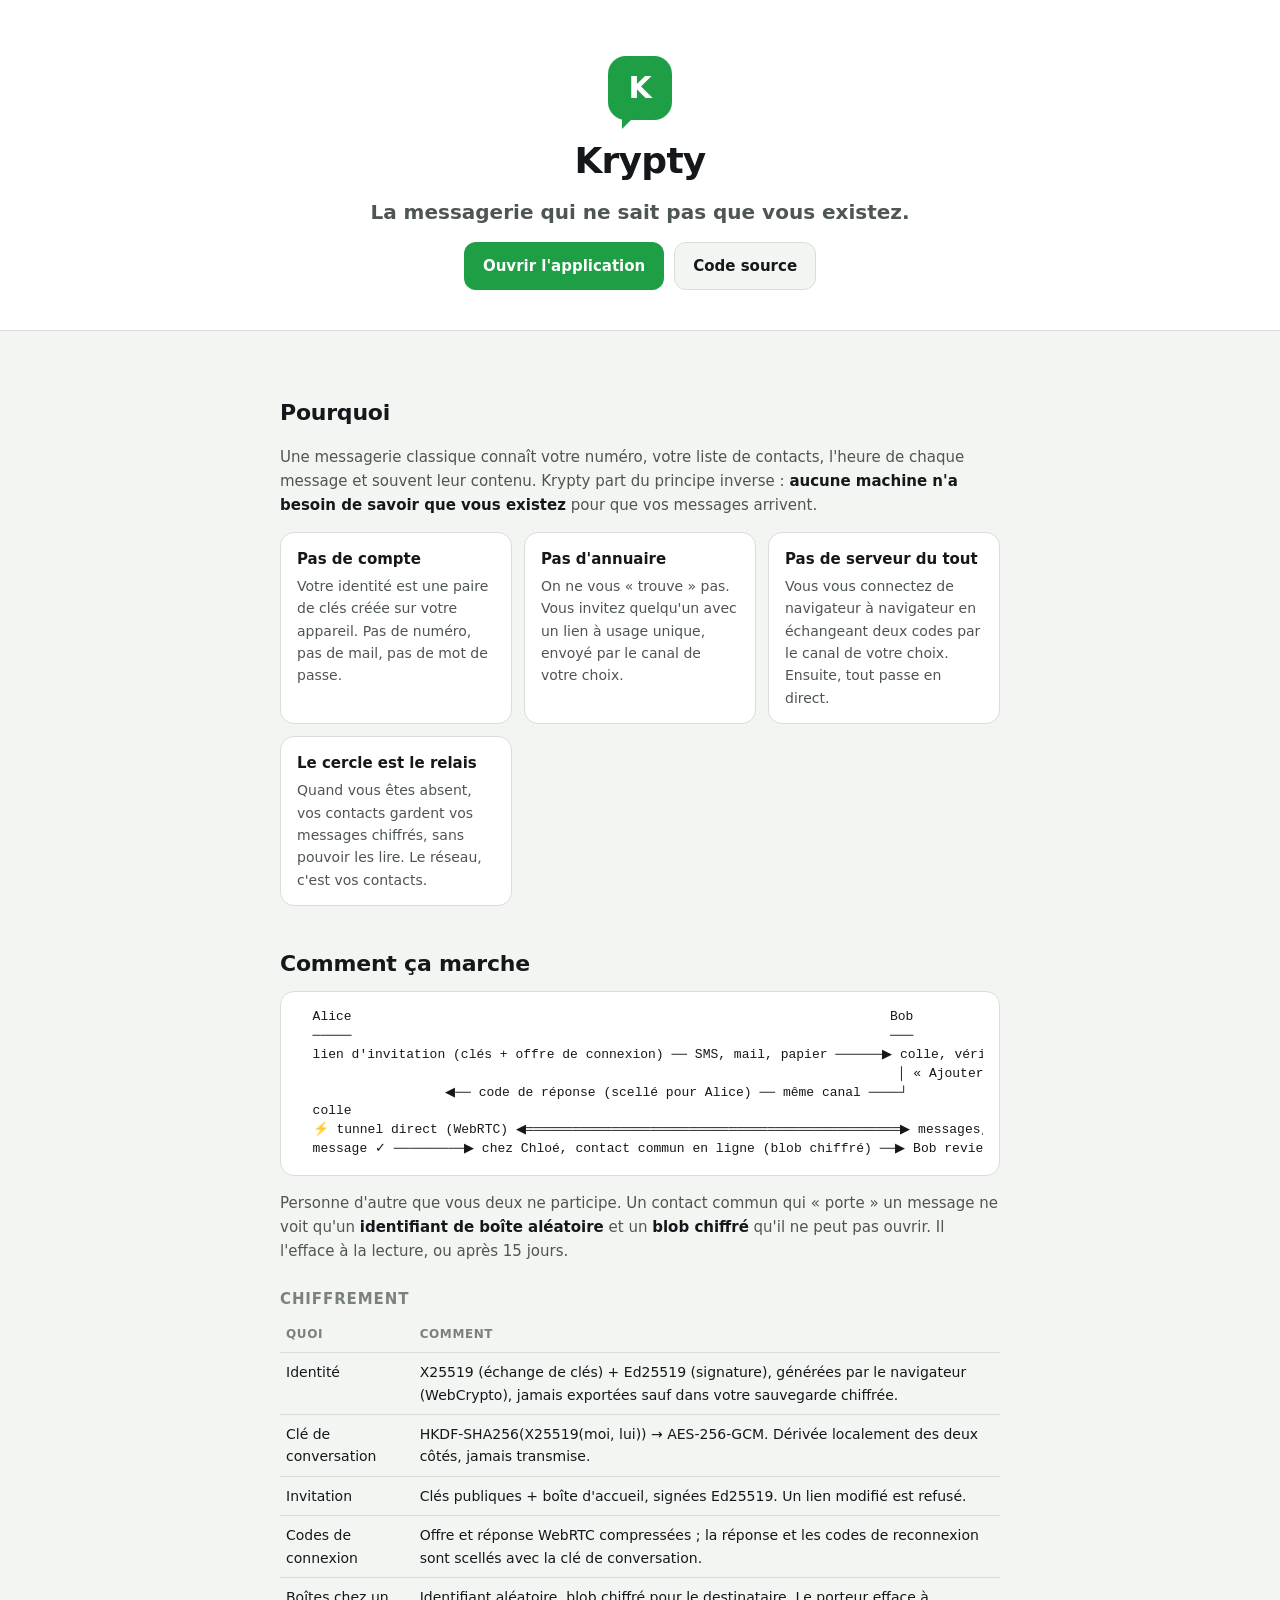
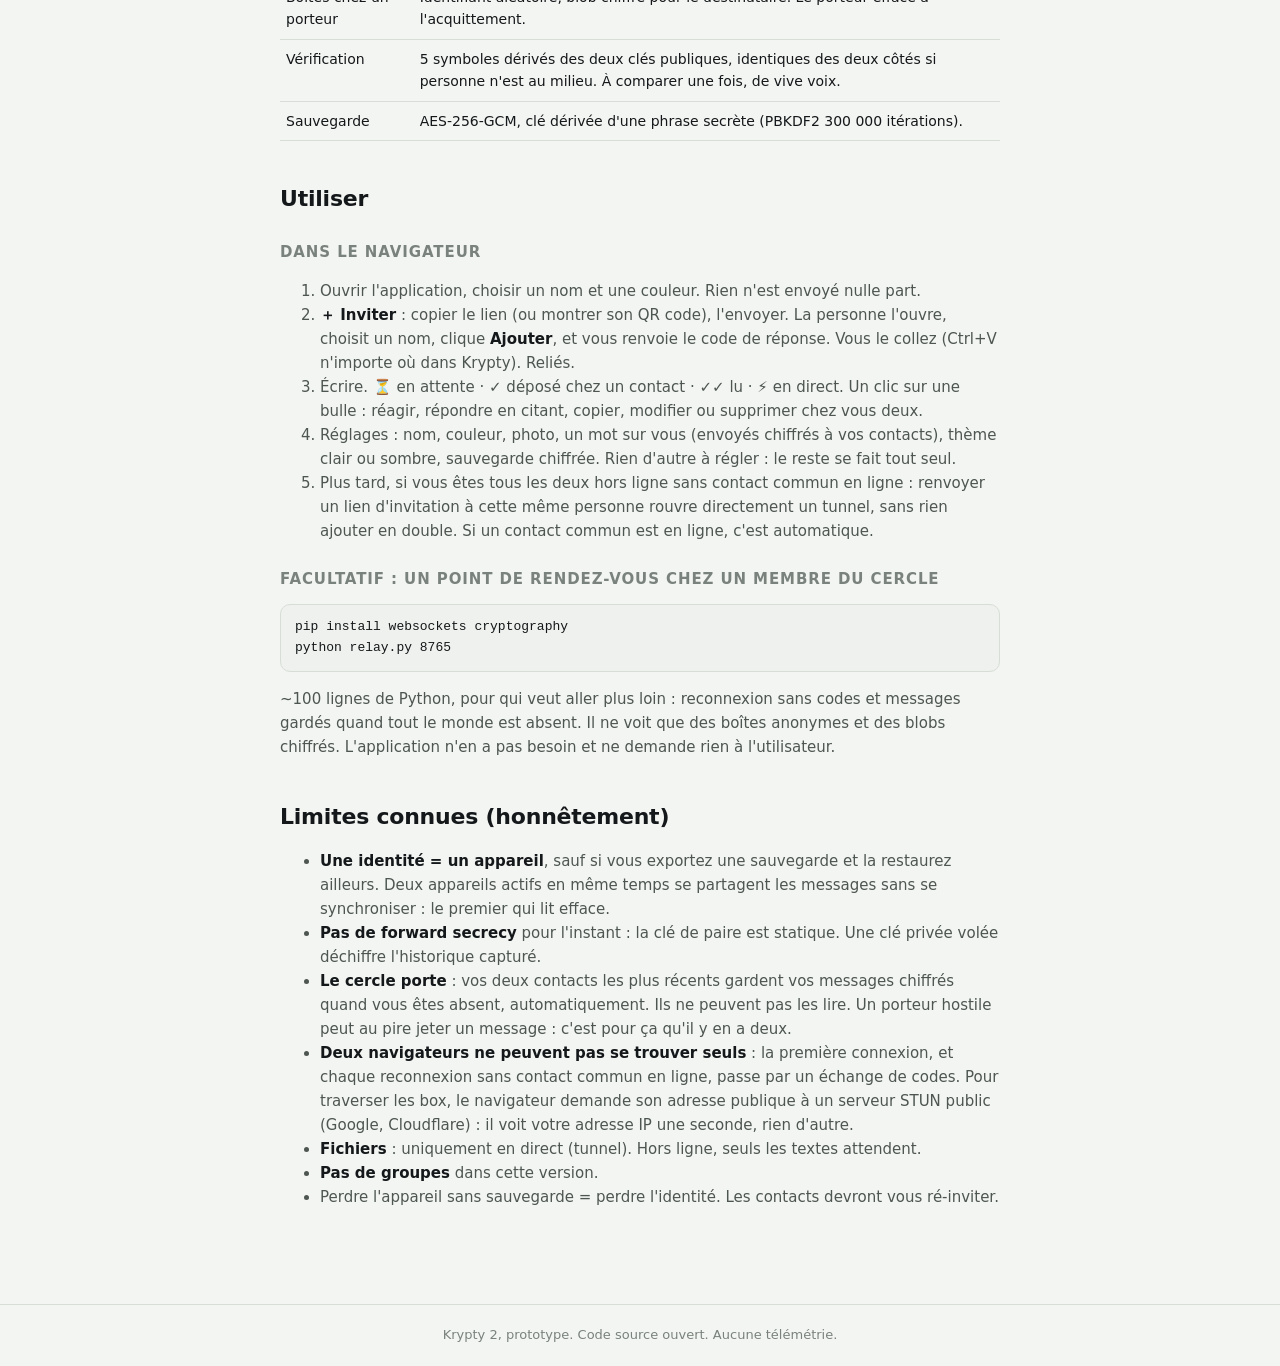
<file: index.html>
<!doctype html>
<html lang="fr"><head><meta charset="utf-8"><meta http-equiv="refresh" content="0; url=docs/"><title>Krypty</title></head>
<body><a href="docs/">Documentation Krypty</a> · <a href="web/">Ouvrir l'application</a></body></html>
</file>
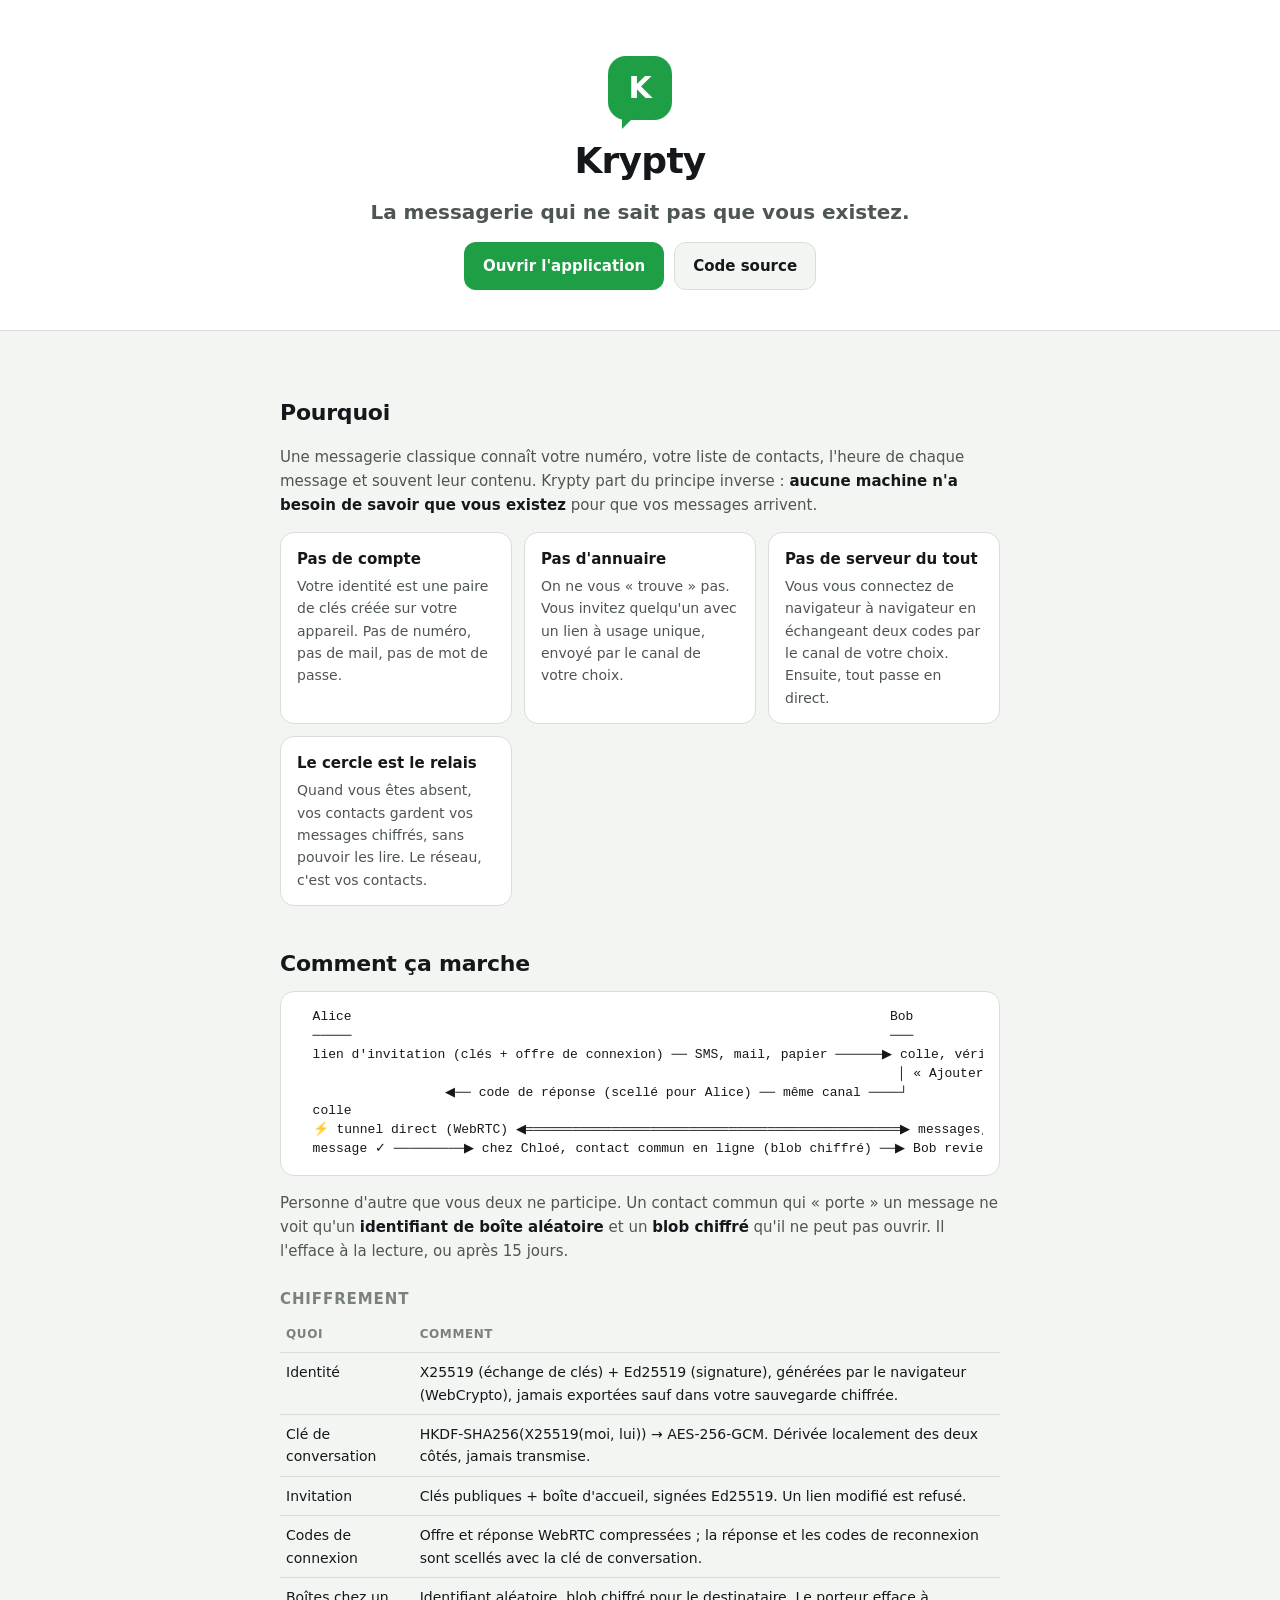
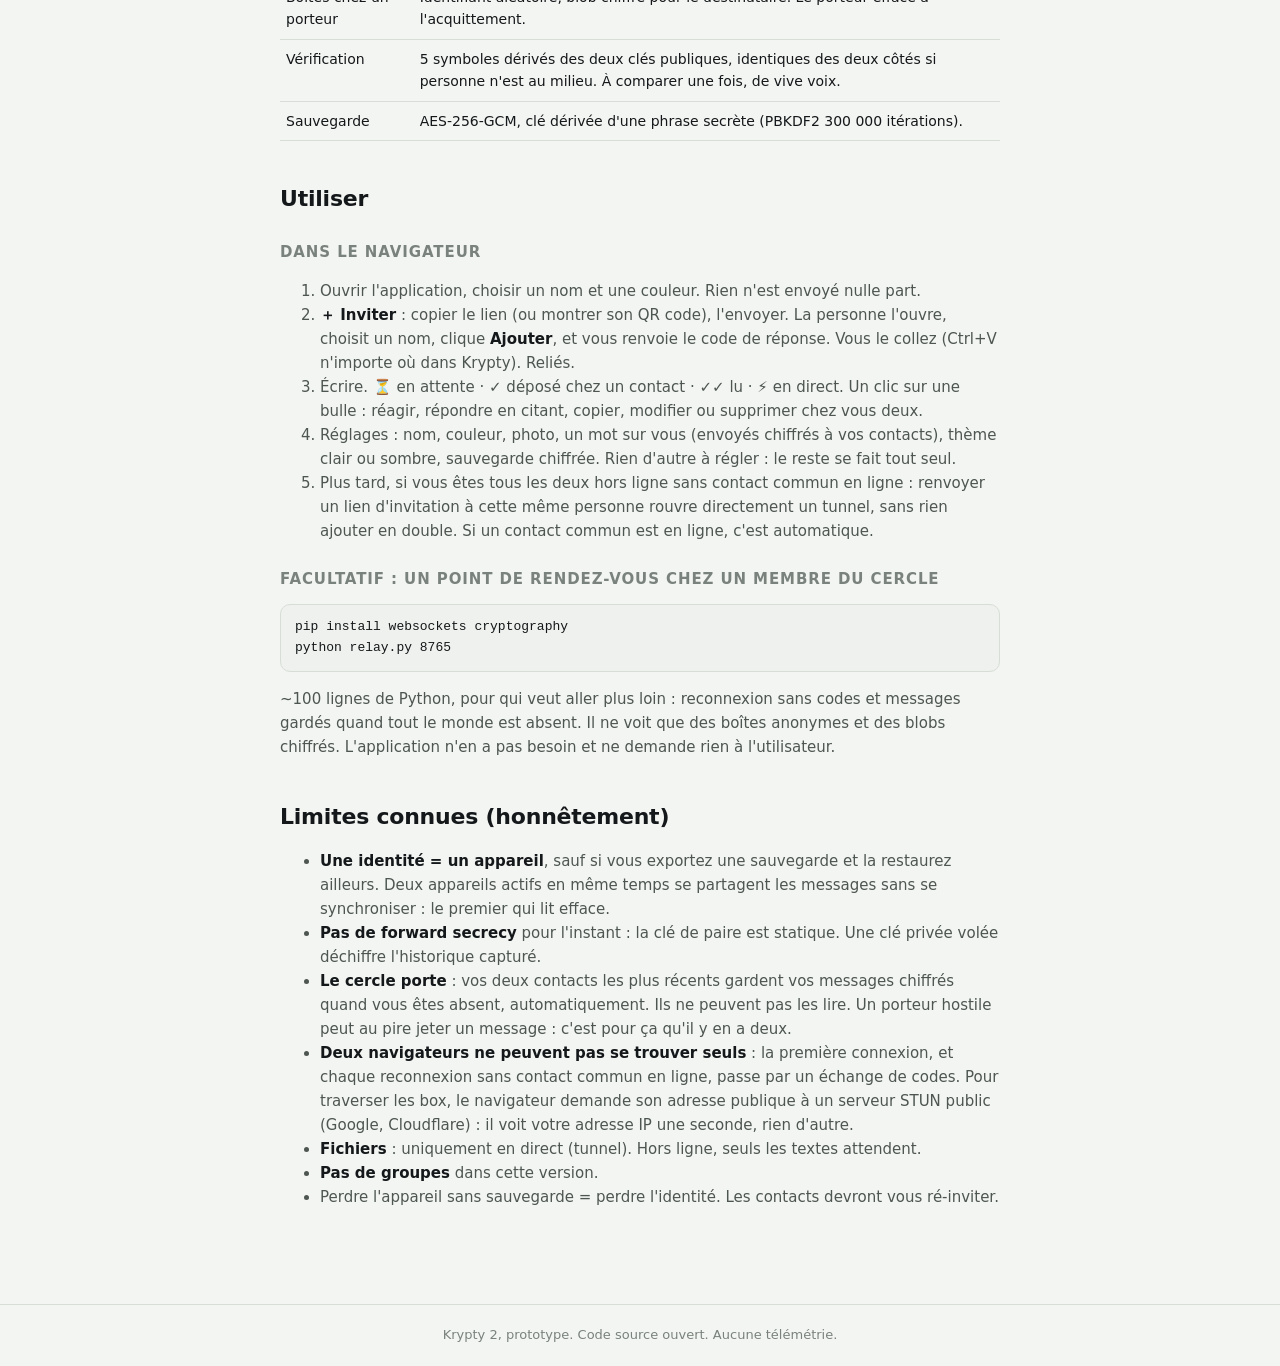
<file: docs/index.html>
<!doctype html>
<html lang="fr">
<head>
<meta charset="utf-8">
<meta name="viewport" content="width=device-width, initial-scale=1">
<meta name="description" content="Krypty : messagerie chiffrée sans compte, sans annuaire, sans serveur qui garde vos messages. Le cercle est le relais.">
<title>Documentation Krypty</title>
<style>
:root { --bg:#0D0D0F; --surface:#161618; --border:#29292D; --accent:#30D158; --accent-ink:#062A12; --text:#F2F2F2; --dim:#A8ADA9; --muted:#73737A; --code:#1C1C1F; }
@media (prefers-color-scheme: light) { :root { --bg:#F3F5F2; --surface:#FFFFFF; --border:#D8DED7; --accent:#1E9E45; --accent-ink:#fff; --text:#15181A; --dim:#4E5651; --muted:#7A827D; --code:#EEF1ED; } }
* { box-sizing: border-box; }
body { margin: 0; background: var(--bg); color: var(--text); font: 15px/1.6 "Segoe UI", system-ui, sans-serif; }
header { padding: 56px 20px 40px; text-align: center; border-bottom: 1px solid var(--border); background: var(--surface); }
.logo { width: 64px; height: 64px; border-radius: 18px; background: var(--accent); color: var(--accent-ink); margin: 0 auto 12px; display: grid; place-items: center; font-weight: 800; font-size: 30px; position: relative; }
.logo::after { content: ""; position: absolute; left: 14px; bottom: -9px; border: 9px solid transparent; border-top-color: var(--accent); border-left-color: var(--accent); }
h1 { margin: 0; font-size: 36px; letter-spacing: -.02em; }
.tag { font-size: 20px; font-weight: 600; margin: 6px 0 14px; }
.cta { display: inline-flex; gap: 10px; flex-wrap: wrap; justify-content: center; }
.cta a { text-decoration: none; padding: 11px 18px; border-radius: 12px; border: 1px solid var(--border); color: var(--text); background: var(--bg); font-weight: 600; }
.cta a.p { background: var(--accent); color: var(--accent-ink); border-color: transparent; }
main { max-width: 760px; margin: 0 auto; padding: 24px 20px 80px; }
h2 { font-size: 22px; margin: 40px 0 10px; letter-spacing: -.01em; }
h3 { font-size: 15px; text-transform: uppercase; letter-spacing: .06em; color: var(--muted); margin: 24px 0 6px; }
p, li { color: var(--dim); }
p b, li b { color: var(--text); }
pre, code { font-family: Consolas, "Cascadia Mono", monospace; font-size: 13px; }
pre { background: var(--code); border: 1px solid var(--border); border-radius: 10px; padding: 12px 14px; overflow-x: auto; }
code { background: var(--code); padding: 1px 5px; border-radius: 5px; }
table { border-collapse: collapse; width: 100%; font-size: 14px; }
td, th { border-bottom: 1px solid var(--border); padding: 8px 6px; text-align: left; vertical-align: top; }
th { color: var(--muted); font-weight: 600; font-size: 12px; text-transform: uppercase; letter-spacing: .05em; }
.grid { display: grid; grid-template-columns: repeat(auto-fit, minmax(220px, 1fr)); gap: 12px; }
.card { background: var(--surface); border: 1px solid var(--border); border-radius: 14px; padding: 14px 16px; }
.card b { display: block; margin-bottom: 4px; color: var(--text); }
.card p { margin: 0; font-size: 14px; }
.diagram { background: var(--surface); border: 1px solid var(--border); border-radius: 14px; padding: 16px; overflow-x: auto; }
.diagram pre { background: transparent; border: 0; padding: 0; margin: 0; color: var(--text); line-height: 1.45; }
footer { text-align: center; color: var(--muted); font-size: 13px; padding: 20px; border-top: 1px solid var(--border); }
</style>
</head>
<body>
<header>
  <div class="logo">K</div>
  <h1>Krypty</h1>
  <p class="tag">La messagerie qui ne sait pas que vous existez.</p>
  <div class="cta"><a class="p" href="../web/">Ouvrir l'application</a><a href="https://github.com/Patatax-x/krypty">Code source</a></div>
</header>
<main>

<h2>Pourquoi</h2>
<p>Une messagerie classique connaît votre numéro, votre liste de contacts, l'heure de chaque message et souvent leur contenu.
Krypty part du principe inverse : <b>aucune machine n'a besoin de savoir que vous existez</b> pour que vos messages arrivent.</p>
<div class="grid">
  <div class="card"><b>Pas de compte</b><p>Votre identité est une paire de clés créée sur votre appareil. Pas de numéro, pas de mail, pas de mot de passe.</p></div>
  <div class="card"><b>Pas d'annuaire</b><p>On ne vous « trouve » pas. Vous invitez quelqu'un avec un lien à usage unique, envoyé par le canal de votre choix.</p></div>
  <div class="card"><b>Pas de serveur du tout</b><p>Vous vous connectez de navigateur à navigateur en échangeant deux codes par le canal de votre choix. Ensuite, tout passe en direct.</p></div>
  <div class="card"><b>Le cercle est le relais</b><p>Quand vous êtes absent, vos contacts gardent vos messages chiffrés, sans pouvoir les lire. Le réseau, c'est vos contacts.</p></div>
</div>

<h2>Comment ça marche</h2>
<div class="diagram"><pre>
  Alice                                                                     Bob
  ─────                                                                     ───
  lien d'invitation (clés + offre de connexion) ── SMS, mail, papier ──────▶ colle, vérifie la signature
                                                                             │ « Ajouter »
                   ◀── code de réponse (scellé pour Alice) ── même canal ────┘
  colle
  ⚡ tunnel direct (WebRTC) ◀════════════════════════════════════════════════▶ messages, fichiers
  message ✓ ─────────▶ chez Chloé, contact commun en ligne (blob chiffré) ──▶ Bob revient : lu → effacé ✓✓
</pre></div>
<p>Personne d'autre que vous deux ne participe. Un contact commun qui « porte » un message ne voit qu'un
<b>identifiant de boîte aléatoire</b> et un <b>blob chiffré</b> qu'il ne peut pas ouvrir. Il l'efface à la lecture, ou après 15 jours.</p>

<h3>Chiffrement</h3>
<table>
<tr><th>Quoi</th><th>Comment</th></tr>
<tr><td>Identité</td><td>X25519 (échange de clés) + Ed25519 (signature), générées par le navigateur (WebCrypto), jamais exportées sauf dans votre sauvegarde chiffrée.</td></tr>
<tr><td>Clé de conversation</td><td>HKDF‑SHA256(X25519(moi, lui)) → AES‑256‑GCM. Dérivée localement des deux côtés, jamais transmise.</td></tr>
<tr><td>Invitation</td><td>Clés publiques + boîte d'accueil, signées Ed25519. Un lien modifié est refusé.</td></tr>
<tr><td>Codes de connexion</td><td>Offre et réponse WebRTC compressées ; la réponse et les codes de reconnexion sont scellés avec la clé de conversation.</td></tr>
<tr><td>Boîtes chez un porteur</td><td>Identifiant aléatoire, blob chiffré pour le destinataire. Le porteur efface à l'acquittement.</td></tr>
<tr><td>Vérification</td><td>5 symboles dérivés des deux clés publiques, identiques des deux côtés si personne n'est au milieu. À comparer une fois, de vive voix.</td></tr>
<tr><td>Sauvegarde</td><td>AES‑256‑GCM, clé dérivée d'une phrase secrète (PBKDF2 300 000 itérations).</td></tr>
</table>

<h2>Utiliser</h2>
<h3>Dans le navigateur</h3>
<ol>
<li>Ouvrir l'application, choisir un nom et une couleur. Rien n'est envoyé nulle part.</li>
<li><b>＋ Inviter</b> : copier le lien (ou montrer son QR code), l'envoyer. La personne l'ouvre, choisit un nom, clique <b>Ajouter</b>, et vous renvoie le code de réponse. Vous le collez (Ctrl+V n'importe où dans Krypty). Reliés.</li>
<li>Écrire. ⏳ en attente · ✓ déposé chez un contact · ✓✓ lu · ⚡ en direct. Un clic sur une bulle : réagir, répondre en citant, copier, modifier ou supprimer chez vous deux.</li>
<li>Réglages : nom, couleur, photo, un mot sur vous (envoyés chiffrés à vos contacts), thème clair ou sombre, sauvegarde chiffrée. Rien d'autre à régler : le reste se fait tout seul.</li>
<li>Plus tard, si vous êtes tous les deux hors ligne sans contact commun en ligne : renvoyer un lien d'invitation à cette même personne rouvre directement un tunnel, sans rien ajouter en double. Si un contact commun est en ligne, c'est automatique.</li>
</ol>
<h3>Facultatif : un point de rendez-vous chez un membre du cercle</h3>
<pre>pip install websockets cryptography
python relay.py 8765</pre>
<p>~100 lignes de Python, pour qui veut aller plus loin : reconnexion sans codes et messages gardés quand tout le monde est absent.
Il ne voit que des boîtes anonymes et des blobs chiffrés. L'application n'en a pas besoin et ne demande rien à l'utilisateur.</p>

<h2>Limites connues (honnêtement)</h2>
<ul>
<li><b>Une identité = un appareil</b>, sauf si vous exportez une sauvegarde et la restaurez ailleurs. Deux appareils actifs en même temps se partagent les messages sans se synchroniser : le premier qui lit efface.</li>
<li><b>Pas de forward secrecy</b> pour l'instant : la clé de paire est statique. Une clé privée volée déchiffre l'historique capturé.</li>
<li><b>Le cercle porte</b> : vos deux contacts les plus récents gardent vos messages chiffrés quand vous êtes absent, automatiquement. Ils ne peuvent pas les lire. Un porteur hostile peut au pire jeter un message : c'est pour ça qu'il y en a deux.</li>
<li><b>Deux navigateurs ne peuvent pas se trouver seuls</b> : la première connexion, et chaque reconnexion sans contact commun en ligne, passe par un échange de codes. Pour traverser les box, le navigateur demande son adresse publique à un serveur STUN public (Google, Cloudflare) : il voit votre adresse IP une seconde, rien d'autre.</li>
<li><b>Fichiers</b> : uniquement en direct (tunnel). Hors ligne, seuls les textes attendent.</li>
<li><b>Pas de groupes</b> dans cette version.</li>
<li>Perdre l'appareil sans sauvegarde = perdre l'identité. Les contacts devront vous ré‑inviter.</li>
</ul>

</main>
<footer>Krypty 2, prototype. Code source ouvert. Aucune télémétrie.</footer>
</body>
</html>
</file>
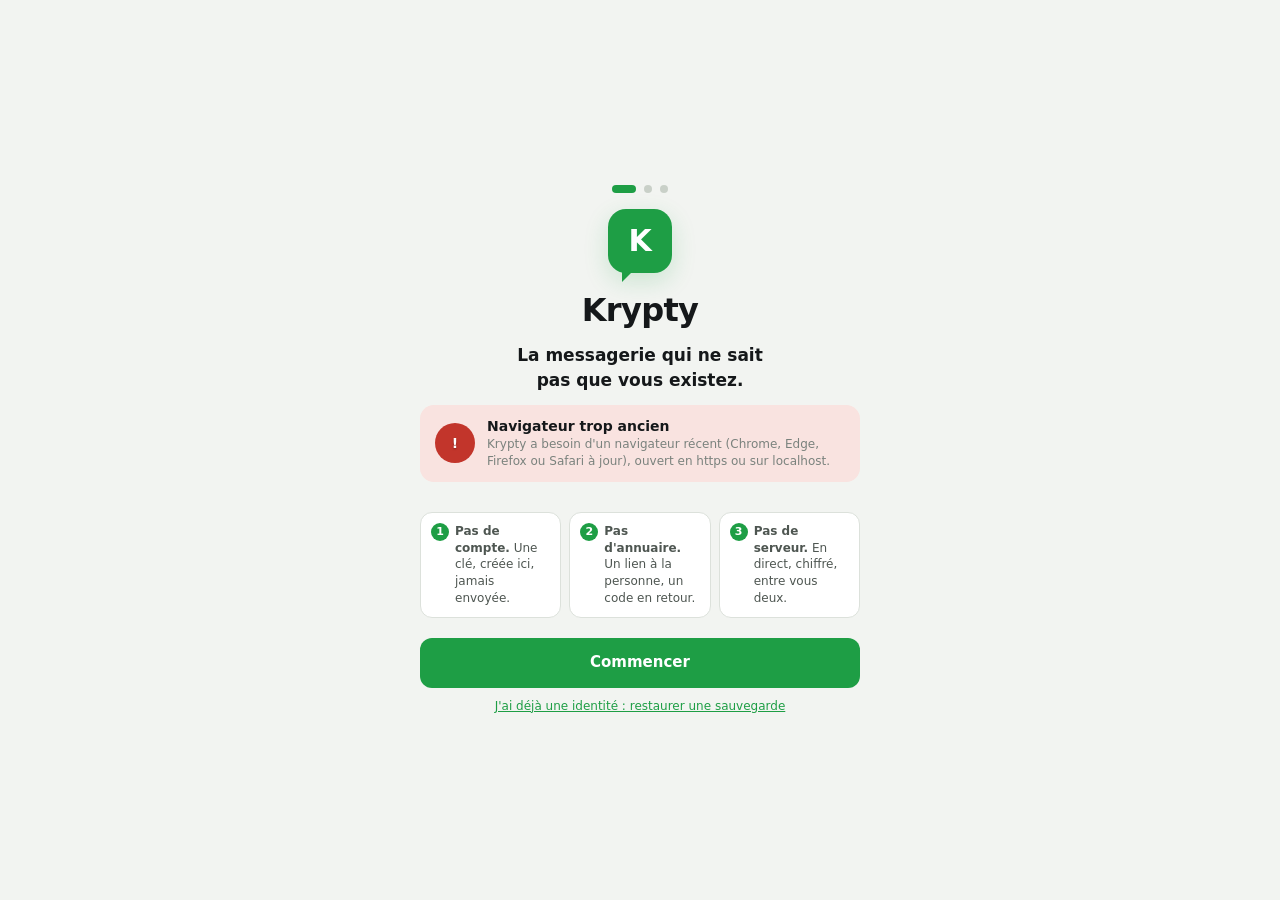
<file: web/index.html>
<!doctype html>
<html lang="fr">
<head>
<meta charset="utf-8">
<meta name="viewport" content="width=device-width, initial-scale=1, viewport-fit=cover">
<meta name="color-scheme" content="dark light">
<meta name="theme-color" content="#0D0D0F">
<title>Krypty</title>
<link rel="icon" href="data:image/svg+xml,%3Csvg xmlns=%27http://www.w3.org/2000/svg%27 viewBox=%270 0 64 64%27%3E%3Crect width=%2764%27 height=%2764%27 rx=%2718%27 fill=%27%2330D158%27/%3E%3Ctext x=%2732%27 y=%2745%27 font-family=%27Segoe UI,system-ui,sans-serif%27 font-weight=%27800%27 font-size=%2738%27 text-anchor=%27middle%27 fill=%27%23052A11%27%3EK%3C/text%3E%3C/svg%3E">
<link rel="stylesheet" href="style.css">
<script>try { const t = localStorage.getItem("theme"); if (t === "dark" || t === "light") document.documentElement.dataset.theme = t; } catch {}</script>
</head>
<body>

<!-- ─────────── Onboarding ─────────── -->
<section id="onboard" hidden>
  <div class="ob">
    <ol class="dots" aria-label="Progression"><li class="on"></li><li></li><li></li></ol>

    <!-- Page 1 : bienvenue -->
    <div class="page on" data-page="1">
      <div class="ob-logo" aria-hidden="true">K</div>
      <h1>Krypty</h1>
      <p class="tagline">La messagerie qui ne sait pas que vous existez.</p>
      <div id="ob-invited" class="invited" hidden><span class="av" id="ob-inv-av">?</span><div><b id="ob-inv-name">…</b><div class="mini">t'invite dans son cercle. Deux écrans, et vous êtes reliés.</div></div></div>
      <div id="ob-old" class="invited warn" hidden><span class="av" aria-hidden="true">!</span><div><b>Navigateur trop ancien</b><div class="mini">Krypty a besoin d'un navigateur récent (Chrome, Edge, Firefox ou Safari à jour), ouvert en https ou sur localhost.</div></div></div>
      <ol class="how">
        <li><b>Pas de compte.</b> Une clé, créée ici, jamais envoyée.</li>
        <li><b>Pas d'annuaire.</b> Un lien à la personne, un code en retour.</li>
        <li><b>Pas de serveur.</b> En direct, chiffré, entre vous deux.</li>
      </ol>
      <button id="ob-start" class="primary big">Commencer</button>
      <p class="fine"><a href="#" id="ob-import">J'ai déjà une identité : restaurer une sauvegarde</a></p>
    </div>

    <!-- Page 2 : identité -->
    <div class="page" data-page="2">
      <div class="av huge" id="ob-preview" aria-hidden="true">?</div>
      <h2>Comment tes contacts te verront</h2>
      <p class="sub">Un nom et une couleur. Rien n'est envoyé nulle part : c'est ta carte de visite, chiffrée pour tes contacts et pour personne d'autre.</p>
      <label for="ob-name">Nom</label>
      <input id="ob-name" maxlength="24" placeholder="ex : Nyx" autocomplete="off">
      <label>Couleur</label>
      <div class="swatches" id="ob-colors" role="radiogroup" aria-label="Couleur de l'avatar"></div>
      <button id="ob-go" class="primary big">Créer ma clé</button>
      <p class="fine">Modifiable plus tard, photo comprise.</p>
    </div>

    <!-- Page 3 : prêt -->
    <div class="page" data-page="3">
      <div class="av huge" id="ob-done" aria-hidden="true">?</div>
      <h2 id="ob-done-title">Ta clé est prête</h2>
      <ul class="facts left">
        <li><i>🔑</i><span>Elle vit dans ce navigateur, sur cet appareil. Personne ne l'a vue, pas même nous.</span></li>
        <li><i>🫥</i><span>Aucun serveur ne sait que tu existes. Seules les personnes que tu relies te connaissent.</span></li>
        <li><i>💾</i><span>Une sauvegarde chiffrée, plus tard dans les réglages, te permettra de la retrouver ailleurs.</span></li>
      </ul>
      <button id="ob-enter" class="primary big">Entrer</button>
    </div>
  </div>
</section>

<!-- ─────────── Application ─────────── -->
<section id="app" hidden>
  <aside id="side">
    <header class="side-head">
      <button class="me" id="btn-settings" title="Réglages">
        <span class="av" id="me-av">?</span>
        <span class="me-txt"><b id="me-name">&nbsp;</b><small>Réglages · sauvegarde</small></span>
      </button>
      <button id="btn-new" class="primary small" title="Relier quelqu'un ou créer un groupe">＋ Nouveau</button>
    </header>
    <div class="search"><input id="search" placeholder="Rechercher un contact" autocomplete="off"></div>
    <ul id="contacts" aria-label="Contacts"></ul>
    <div id="nudge" class="nudge" hidden>
      <b>Protège ton identité</b>
      <span class="mini">Ta clé n'existe que sur cet appareil. Une sauvegarde chiffrée te permet de la retrouver ailleurs.</span>
      <div class="row"><button class="primary small" id="nudge-go">Sauvegarder</button><button class="ghost small" id="nudge-later">Plus tard</button></div>
    </div>
    <footer class="side-foot" id="side-foot" title="">
      <span class="dot" id="relay-dot"></span><span id="relay-txt" class="mini">…</span>
    </footer>
  </aside>

  <main id="chat">
    <div id="chat-empty" class="empty-main">
      <div class="ob-logo small" aria-hidden="true">K</div>
      <h2>Ton cercle est vide</h2>
      <p>Relie quelqu'un ou crée un groupe : aucun serveur entre vous, personne ne sait que vous vous parlez.</p>
      <div class="row center">
        <button class="primary big" id="empty-new">＋ Nouveau</button>
      </div>
    </div>
    <div id="chat-view" hidden>
      <header class="chat-head">
        <button id="btn-back" class="icon" aria-label="Retour" title="Retour">‹</button>
        <button class="who" id="btn-contact" title="Fiche du contact">
          <span class="av" id="chat-av">?</span>
          <div class="chat-title"><b id="chat-title">&nbsp;</b><span id="chat-sub" class="mini">&nbsp;</span></div>
        </button>
        <span id="chat-pill" class="pill"></span>
      </header>
      <div id="messages"></div>
      <div id="msg-actions" class="msg-actions" hidden>
        <button data-act="react" data-e="👍">👍</button><button data-act="react" data-e="❤️">❤️</button><button data-act="react" data-e="😂">😂</button><button data-act="react" data-e="😮">😮</button><button data-act="react" data-e="😢">😢</button><button data-act="react" data-e="🔥">🔥</button>
        <span class="sep"></span>
        <button data-act="reply" title="Répondre">↩</button><button data-act="copy" title="Copier le texte">⧉</button><button data-act="edit" title="Modifier" class="mine">✎</button><button data-act="del" title="Supprimer pour tous" class="mine danger">🗑</button>
      </div>
      <footer class="composer-wrap">
        <div id="compose-ctx" class="compose-ctx" hidden><span class="grow"><b id="ctx-title"></b><span id="ctx-text" class="mini"></span></span><button class="x" id="ctx-cancel" aria-label="Annuler">✕</button></div>
        <div class="composer">
          <label class="icon attach" id="attach" title="Envoyer un fichier (connexion directe requise)">📎<input id="file" type="file" hidden></label>
          <textarea id="input" rows="1" placeholder="Écrire un message" title="Entrée pour envoyer, Maj+Entrée pour un retour à la ligne"></textarea>
          <button id="send" class="primary round" aria-label="Envoyer">➤</button>
        </div>
      </footer>
    </div>
  </main>

  <!-- Nouveau : choisir entre relier une personne ou créer un groupe -->
  <div id="newmenu" class="modal" hidden>
    <div class="box">
      <div class="tabs"><b class="grow">Nouveau</b><button class="x" id="newmenu-close" aria-label="Fermer">✕</button></div>

      <div class="menu-sec">
        <div class="eyebrow">Une personne</div>
        <button class="choice" id="newmenu-person">
          <span class="choice-ic">＋</span>
          <span class="choice-txt"><b>Inviter quelqu'un</b><span class="mini">Tu lui envoies un lien, il te renvoie un code.</span></span>
          <span class="choice-go" aria-hidden="true">›</span>
        </button>
        <button class="choice" id="newmenu-paste">
          <span class="choice-ic">↓</span>
          <span class="choice-txt"><b>J'ai reçu une invitation</b><span class="mini">Colle le lien ou le code qu'on t'a envoyé.</span></span>
          <span class="choice-go" aria-hidden="true">›</span>
        </button>
      </div>

      <div class="menu-sec">
        <div class="eyebrow">Plusieurs personnes</div>
        <button class="choice" id="newmenu-group">
          <span class="choice-ic">👥</span>
          <span class="choice-txt"><b>Créer un groupe</b><span class="mini">Avec des contacts déjà reliés. Ils se présentent entre eux tout seuls.</span></span>
          <span class="choice-go" aria-hidden="true">›</span>
        </button>
      </div>

      <p class="mini menu-foot">🔒 Direct entre vous, chiffré. Aucun serveur ne sait que vous vous parlez.</p>
    </div>
  </div>

  <!-- Inviter / Rejoindre -->
  <div id="invite" class="modal" hidden>
    <div class="box">
      <div class="tabs">
        <button class="icon" id="invite-back" aria-label="Retour au menu" title="Retour">‹</button>
        <b class="grow" id="invite-title">Relier quelqu'un</b>
        <button class="x" id="invite-close" aria-label="Fermer">✕</button>
      </div>
      <div id="inv-make" class="tabpane">
        <ol class="steps">
          <li class="on" id="st1"><span>1</span>Envoie ce lien</li>
          <li id="st2"><span>2</span>Colle sa réponse</li>
          <li id="st3"><span>3</span>Reliés</li>
        </ol>
        <div class="codebox"><span class="lock" aria-hidden="true">🔒</span><textarea id="invite-link" readonly rows="3" aria-label="Lien d'invitation"></textarea></div>
        <div class="row wrap"><button class="primary" id="invite-copy">Copier le lien</button><button id="invite-share" hidden>Partager…</button><button id="invite-qr">QR code</button><button id="invite-new" class="ghost small">Nouveau lien</button></div>
        <div id="qrwrap" class="qrwrap" hidden><canvas id="qr" aria-label="QR code du lien d'invitation"></canvas><span class="mini">La personne scanne avec l'appareil photo de son téléphone : le lien s'ouvre chez elle.</span></div>
        <p class="mini">Par SMS, mail, ou en montrant le QR code. La personne l'ouvre, choisit un nom, et te renvoie un code. Le lien ne passe par aucun serveur, contient tes adresses réseau du moment, et vaut pour une seule personne tant que cette page reste ouverte.</p>
        <textarea id="invite-answer" rows="3" placeholder="Colle ici le code qu'elle te renvoie (commence par KR)"></textarea>
        <div class="row"><button class="primary" id="invite-answer-go">Relier</button></div>
      </div>
      <div id="inv-join" class="tabpane" hidden>
        <p class="mini">Colle un lien d'invitation ou un code. Astuce : dans Krypty, Ctrl+V n'importe où fait la même chose.</p>
        <textarea id="paste" rows="4" placeholder="https://…/#i/…   ou   KR…"></textarea>
        <div class="row"><button class="primary" id="paste-go">Valider</button></div>
      </div>
    </div>
  </div>

  <!-- Confirmation d'ajout -->
  <div id="accept" class="modal" hidden>
    <div class="box">
      <div class="who-big"><span class="av big" id="acc-av">?</span><div><b id="acc-name">&nbsp;</b><div class="mini">t'invite dans son cercle</div></div></div>
      <p class="mini">Vous pourrez comparer vos 5 symboles de vérification plus tard, dans sa fiche. Personne d'autre ne saura que vous êtes en contact.</p>
      <div class="row"><button class="primary big grow" id="acc-ok">Ajouter</button><button id="acc-no">Annuler</button></div>
    </div>
  </div>

  <!-- Code à transmettre -->
  <div id="code" class="modal" hidden>
    <div class="box">
      <div class="tabs"><b class="grow" id="code-title">Code à envoyer</b><button class="x" id="code-close" aria-label="Fermer">✕</button></div>
      <p class="mini" id="code-txt"></p>
      <div class="codebox"><span class="lock" aria-hidden="true">🔒</span><textarea id="code-val" readonly rows="4" aria-label="Code"></textarea></div>
      <div class="row"><button class="primary" id="code-copy">Copier le code</button><button id="code-share" hidden>Partager…</button><button id="code-ok" class="ghost">Fermer</button></div>
      <p class="mini">Chiffré pour son destinataire : n'importe qui peut le voir passer, personne d'autre ne peut l'utiliser.</p>
    </div>
  </div>

  <!-- Fiche contact -->
  <div id="contact" class="modal" hidden>
    <div class="box profile">
      <div class="pf-banner" id="ct-banner"><button class="x" id="ct-close" aria-label="Fermer">✕</button></div>
      <div class="pf-head">
        <span class="av" id="ct-av">?</span>
        <div class="pf-actions"><button class="small" id="ct-present">Présenter à…</button><button class="primary small" id="ct-write">Écrire</button></div>
      </div>
      <div class="pf-id">
        <h2><span id="ct-name">&nbsp;</span><span class="state ok" id="ct-badge" hidden>✓ Vérifié</span><button class="icon sm" id="ct-rename" title="Renommer chez moi" aria-label="Renommer chez moi">✎</button></h2>
        <div class="pf-sub" id="ct-sub"></div>
        <div class="pf-bio" id="ct-bio" hidden></div>
      </div>
      <div class="pf-body">
        <section class="pf-sec"><div class="pf-label">Dans ton cercle depuis</div><div class="pf-val" id="ct-since"></div><div class="pf-note" id="ct-since-note"></div></section>
        <section class="pf-sec"><div class="pf-label">Connexion</div><div class="pf-val" id="ct-conn"></div><div class="pf-note" id="ct-conn-note"></div></section>
        <section class="pf-sec"><div class="pf-label" id="ct-common-label">Contacts en commun</div><div class="chip-list" id="ct-common"></div><div class="pf-note" id="ct-common-note"></div></section>
        <section class="pf-sec"><div class="pf-label">Vérification</div><div class="chip-list" id="ct-vstate"></div><div class="pf-note" id="ct-vnote"></div>
          <details id="ct-codes"><summary>Comparer les codes de sécurité</summary>
            <p class="pf-note">Calculés à partir de vos deux clés : identiques chez vous deux si personne ne s'est glissé entre vous. À comparer à l'écran (symboles) ou au téléphone (chiffres).</p>
            <div class="emo" id="ct-emo">&nbsp;</div>
            <div class="digits" id="ct-digits">&nbsp;</div>
            <div class="row"><button class="primary small" id="ct-verify">C'est identique</button></div>
          </details>
        </section>
      </div>
      <div class="pf-foot"><button class="small ghost danger" id="ct-delete">Retirer du cercle</button></div>
    </div>
  </div>

  <!-- Présenter un contact à d'autres -->
  <div id="present" class="modal" hidden>
    <div class="box">
      <div class="tabs"><b class="grow" id="present-title">Présenter</b><button class="x" id="present-close" aria-label="Fermer">✕</button></div>
      <p class="mini">Chacun recevra la carte de l'autre, et ils se relieront en direct dès qu'ils seront en ligne en même temps, sans lien ni code. Toi seul vois qu'ils sont reliés.</p>
      <ul class="picklist" id="present-list"></ul>
      <div class="row"><button class="primary" id="present-go">Présenter</button></div>
    </div>
  </div>

  <!-- Groupe : créer ou ajouter des membres -->
  <div id="group" class="modal" hidden>
    <div class="box">
      <div class="tabs"><b class="grow" id="group-title">Nouveau groupe</b><button class="x" id="group-close" aria-label="Fermer">✕</button></div>
      <input id="group-name" maxlength="40" placeholder="Nom du groupe" autocomplete="off">
      <p class="mini" id="group-hint">Choisis des membres parmi tes contacts. Ils seront présentés les uns aux autres : chacun parle à chacun en direct, chiffré par paire. Rien ne passe par un serveur.</p>
      <ul class="picklist" id="group-list"></ul>
      <div class="row"><button class="primary" id="group-go">Créer</button></div>
    </div>
  </div>

  <!-- Fiche de groupe -->
  <div id="gcard" class="modal" hidden>
    <div class="box profile">
      <div class="pf-banner" id="gc-banner"><button class="x" id="gc-close" aria-label="Fermer">✕</button></div>
      <div class="pf-head">
        <label class="av grp" id="gc-av">?<input id="gc-photo-file" type="file" accept="image/*" hidden></label>
        <div class="pf-actions"><button class="primary small" id="gc-add">＋ Ajouter des membres</button></div>
      </div>
      <div class="pf-id">
        <h2><span id="gc-name">&nbsp;</span></h2>
        <div class="pf-sub" id="gc-state"></div>
      </div>
      <div class="pf-body">
        <section class="pf-sec"><div class="pf-label" id="gc-members-label">Membres</div><div class="chip-list" id="gc-members"></div><div class="pf-note">Chaque message est chiffré séparément pour chaque membre. Un membre absent le reçoit par vos contacts communs, comme un message normal.</div></section>
        <section class="pf-sec" id="gc-edit" hidden><div class="pf-label">Personnaliser</div>
          <div class="row" style="margin-top:0"><input id="gc-rename-in" maxlength="40" placeholder="Nom du groupe" autocomplete="off"><button id="gc-rename" class="small">OK</button></div>
          <div class="swatches" id="gc-colors" style="margin-top:10px"></div>
          <div class="pf-note">Touche l'avatar pour choisir une photo. Tous les membres voient le changement. <button class="small ghost" id="gc-photo-rm">Retirer la photo</button></div>
        </section>
      </div>
      <div class="pf-foot"><button class="small ghost danger" id="gc-leave">Quitter le groupe</button></div>
    </div>
  </div>

  <!-- Réglages -->
  <div id="settings" class="modal" hidden>
    <div class="box">
      <div class="tabs"><b class="grow">Réglages</b><button class="x" id="set-close" aria-label="Fermer">✕</button></div>
      <h3>Moi</h3>
      <div class="who-big">
        <label class="av big photo" id="set-av" title="Changer la photo">?<input id="photo-file" type="file" accept="image/*" hidden></label>
        <div class="grow">
          <div class="row" style="margin-top:0"><input id="set-name" maxlength="24" placeholder="Nom affiché"><button id="set-name-ok" class="small">OK</button></div>
          <div class="swatches" id="set-colors" style="margin-top:8px"></div>
        </div>
      </div>
      <div class="row"><input id="set-bio" maxlength="80" placeholder="Un mot sur toi (facultatif, visible par tes contacts)"><button id="set-bio-ok" class="small">OK</button></div>
      <div class="row"><button class="small ghost" id="photo-rm">Retirer la photo</button><span class="mini">Nom, couleur, photo et ce mot sont envoyés chiffrés à tes contacts, à personne d'autre.</span></div>

      <h3>Apparence</h3>
      <div class="seg" id="theme" role="radiogroup" aria-label="Thème">
        <button data-v="auto" role="radio">Comme le système</button><button data-v="dark" role="radio">Sombre</button><button data-v="light" role="radio">Clair</button>
      </div>

      <h3>Quand tu es absent</h3>
      <p class="mini" id="set-carry">&nbsp;</p>

      <h3>Cet appareil</h3>
      <div class="row wrap">
        <button id="btn-notif" class="small">Activer les notifications</button>
        <button id="btn-export" class="small">Sauvegarder</button>
        <label class="small btn"><input id="import-file" type="file" accept=".krypty2" hidden>Restaurer une sauvegarde</label>
        <button id="btn-wipe" class="small danger">Tout effacer</button>
      </div>
      <p class="mini" id="set-backup">&nbsp;</p>
    </div>
  </div>

</section>

<!-- Hors de #app : utilisables aussi pendant l'accueil (restauration d'une sauvegarde) -->
<div id="pass" class="modal" hidden>
  <div class="box">
    <div class="tabs"><b class="grow" id="pass-title">Phrase secrète</b><button class="x" id="pass-close" aria-label="Fermer">✕</button></div>
    <p class="mini" id="pass-txt"></p>
    <input id="pass-1" type="password" placeholder="Phrase secrète" autocomplete="off">
    <input id="pass-2" type="password" placeholder="Encore une fois" autocomplete="off">
    <div class="row"><button class="primary" id="pass-ok">Continuer</button><button id="pass-no" class="ghost">Annuler</button></div>
  </div>
</div>
<div id="toast" role="status" aria-live="polite"></div>

<script type="module" src="app.js"></script>
</body>
</html>
</file>
<file: web/style.css>
/* Krypty : sombre par défaut, clair si le système le demande ou si l'utilisateur le choisit (data-theme).
   Toutes les couleurs passent par les tokens. --me = couleur de l'utilisateur, posée par l'app sur #app. */
:root {
  --bg: #0C0C0E; --surface: #151517; --surface2: #202024; --hover: #1B1B1F; --border: #26262B; --border-strong: #34343A;
  --accent: #30D158; --accent-ink: #052A11; --accent-dim: #12301D; --accent-soft: rgba(48, 209, 88, .14);
  --danger: #FF6B61; --danger-dim: #3A1A1A;
  --text: #F2F2F4; --text-dim: #A6ABA8; --text-muted: #6E6E76;
  --in: #212125; --bubble-mix: 34%; --bubble-base: #1A1A1E;
  --shadow: 0 18px 50px rgba(0, 0, 0, .55); --ring: 0 0 0 3px var(--accent-soft);
  --me: #30D158; color-scheme: dark;
}
@media (prefers-color-scheme: light) {
  :root:not([data-theme="dark"]) {
    --bg: #F2F4F1; --surface: #FFFFFF; --surface2: #E8ECE7; --hover: #EEF2ED; --border: #DCE1DB; --border-strong: #C9D0C8;
    --accent: #1E9E45; --accent-ink: #FFFFFF; --accent-dim: #DCF2E2; --accent-soft: rgba(30, 158, 69, .18);
    --danger: #C2352B; --danger-dim: #F9E3E0;
    --text: #15181A; --text-dim: #4E5651; --text-muted: #7A827D;
    --in: #FFFFFF; --bubble-mix: 24%; --bubble-base: #FFFFFF;
    --shadow: 0 18px 50px rgba(20, 30, 20, .16); color-scheme: light;
  }
}
:root[data-theme="light"] {
  --bg: #F2F4F1; --surface: #FFFFFF; --surface2: #E8ECE7; --hover: #EEF2ED; --border: #DCE1DB; --border-strong: #C9D0C8;
  --accent: #1E9E45; --accent-ink: #FFFFFF; --accent-dim: #DCF2E2; --accent-soft: rgba(30, 158, 69, .18);
  --danger: #C2352B; --danger-dim: #F9E3E0;
  --text: #15181A; --text-dim: #4E5651; --text-muted: #7A827D;
  --in: #FFFFFF; --bubble-mix: 24%; --bubble-base: #FFFFFF;
  --shadow: 0 18px 50px rgba(20, 30, 20, .16); color-scheme: light;
}
[hidden] { display: none !important; }
* { box-sizing: border-box; }
html, body { margin: 0; height: 100%; background: var(--bg); color: var(--text); font: 14px/1.45 "Segoe UI", system-ui, -apple-system, "Helvetica Neue", sans-serif; -webkit-font-smoothing: antialiased; }
body { overflow: hidden; }
a { color: var(--accent); }
b { font-weight: 600; }
::selection { background: var(--accent-soft); }
* { scrollbar-width: thin; scrollbar-color: var(--border-strong) transparent; }
*::-webkit-scrollbar { width: 8px; } *::-webkit-scrollbar-thumb { background: var(--border-strong); border-radius: 8px; } *::-webkit-scrollbar-track { background: transparent; }

/* Contrôles */
button, .btn { font: inherit; cursor: pointer; border: 1px solid var(--border); background: var(--surface2); color: var(--text); border-radius: 10px; padding: 9px 14px; display: inline-flex; align-items: center; justify-content: center; gap: 6px; transition: background .15s, border-color .15s, transform .05s; }
button:hover, .btn:hover { border-color: var(--border-strong); }
button:active { transform: translateY(1px); }
button:focus-visible, input:focus-visible, textarea:focus-visible, .btn:focus-within, summary:focus-visible { outline: none; box-shadow: var(--ring); }
button.primary { background: var(--accent); color: var(--accent-ink); border-color: transparent; font-weight: 700; }
button.primary:hover { filter: brightness(1.06); }
button.big { padding: 13px 18px; font-size: 15px; border-radius: 12px; }
button.small, .btn.small { padding: 7px 11px; font-size: 13px; white-space: nowrap; }
button.danger { color: var(--danger); }
button.ghost { background: transparent; color: var(--text-dim); border-color: transparent; }
button.ghost:hover { background: var(--hover); }
button.icon { width: 36px; height: 36px; padding: 0; border-radius: 50%; background: transparent; border-color: transparent; font-size: 20px; color: var(--text-dim); }
button.icon:hover { background: var(--hover); color: var(--text); }
button.round { width: 42px; height: 42px; border-radius: 50%; padding: 0; font-size: 16px; flex-shrink: 0; }
button.x { margin-left: auto; width: 32px; height: 32px; padding: 0; border-radius: 50%; background: transparent; border-color: transparent; color: var(--text-dim); }
button.x:hover { background: var(--hover); color: var(--text); }
input, textarea { font: inherit; color: var(--text); background: var(--bg); border: 1px solid var(--border); border-radius: 10px; padding: 9px 12px; width: 100%; outline: none; transition: border-color .15s, box-shadow .15s; }
input:focus, textarea:focus { border-color: var(--accent); box-shadow: var(--ring); }
input::placeholder, textarea::placeholder { color: var(--text-muted); }
textarea { resize: none; }
.mini { font-size: 12px; color: var(--text-muted); }
.row { display: flex; gap: 8px; margin-top: 8px; align-items: center; }
.row.center { justify-content: center; }
.row.wrap { flex-wrap: wrap; }
.row input { flex: 1; min-width: 0; }
.grow { flex: 1; min-width: 0; }
h3 { margin: 16px 0 6px; font-size: 12px; text-transform: uppercase; letter-spacing: .08em; color: var(--text-muted); font-weight: 600; }
code { font-family: Consolas, "Cascadia Mono", monospace; font-size: 12px; background: var(--surface2); padding: 1px 5px; border-radius: 5px; }

/* Avatars */
.av { width: 40px; height: 40px; border-radius: 50%; background: var(--c, var(--surface2)); color: #fff; display: grid; place-items: center; font-weight: 700; font-size: 14px; flex-shrink: 0; text-shadow: 0 1px 2px rgba(0, 0, 0, .35); position: relative; }
.av img { width: 100%; height: 100%; border-radius: 50%; object-fit: cover; display: block; }
.av.big { width: 64px; height: 64px; font-size: 22px; }
.av.on::after { content: ""; position: absolute; right: -1px; bottom: -1px; width: 12px; height: 12px; border-radius: 50%; background: var(--accent); border: 2px solid var(--surface); }
.av.photo { cursor: pointer; }
.av.photo:hover::before { content: "✎"; position: absolute; inset: 0; border-radius: 50%; background: rgba(0, 0, 0, .45); color: #fff; display: grid; place-items: center; font-size: 20px; z-index: 1; }
.swatches { display: flex; gap: 8px; flex-wrap: wrap; }
.swatch { width: 28px; height: 28px; border-radius: 50%; border: 3px solid transparent; cursor: pointer; padding: 0; transition: transform .1s; }
.swatch:hover { transform: scale(1.1); }
.swatch.sel { border-color: var(--text); }

/* Onboarding */
#onboard { height: 100%; display: grid; place-items: center; padding: 24px; overflow: auto; }
.ob { width: min(440px, 100%); display: flex; flex-direction: column; gap: 10px; text-align: center; }
.ob .page { display: none; flex-direction: column; gap: 10px; animation: slide .28s ease-out; }
.ob .page.on { display: flex; }
@keyframes slide { from { transform: translateX(24px); opacity: 0; } to { transform: none; opacity: 1; } }
.dots { list-style: none; margin: 0 auto 6px; padding: 0; display: flex; gap: 8px; }
.dots li { width: 8px; height: 8px; border-radius: 4px; background: var(--border-strong); transition: width .25s, background .25s; }
.dots li.on { width: 24px; background: var(--accent); }
.dots li.done { background: var(--accent); opacity: .5; }
.ob h2 { margin: 4px 0 0; font-size: 22px; letter-spacing: -.01em; text-wrap: balance; }
.av.huge { width: 96px; height: 96px; font-size: 34px; margin: 0 auto 4px; box-shadow: 0 10px 30px var(--accent-soft); }
.invited.warn { background: var(--danger-dim); border-color: transparent; }
.invited.warn .av { --c: var(--danger); }
.facts.left { text-align: left; }
.ob-logo { width: 64px; height: 64px; border-radius: 18px; background: var(--accent); color: var(--accent-ink); margin: 0 auto 4px; display: grid; place-items: center; font-weight: 800; font-size: 30px; position: relative; box-shadow: 0 8px 24px var(--accent-soft); }
.ob-logo::after { content: ""; position: absolute; left: 14px; bottom: -9px; border: 9px solid transparent; border-top-color: var(--accent); border-left-color: var(--accent); }
.ob-logo.small { width: 48px; height: 48px; font-size: 22px; border-radius: 14px; opacity: .9; }
.ob h1 { margin: 0; font-size: 32px; letter-spacing: -.02em; }
.ob .tagline { margin: 0; font-size: 17px; font-weight: 600; text-wrap: balance; }
.ob .sub { margin: 0 0 8px; color: var(--text-dim); font-size: 13px; text-wrap: balance; }
.ob .fine { margin: 0; color: var(--text-muted); font-size: 12px; }
.ob label { text-align: left; font-size: 11px; text-transform: uppercase; letter-spacing: .08em; color: var(--text-muted); margin-top: 8px; }
.ob .swatches { justify-content: flex-start; }
.ob button.big { margin-top: 10px; }

.invited { display: flex; align-items: center; gap: 12px; text-align: left; background: var(--accent-dim); border: 1px solid var(--accent-soft); border-radius: 14px; padding: 10px 14px; margin: 2px 0 6px; }
.how { list-style: none; margin: 14px 0 0; padding: 0; display: grid; grid-template-columns: repeat(3, 1fr); gap: 8px; text-align: left; counter-reset: h; }
.how li { position: relative; padding: 10px 10px 10px 34px; text-wrap: pretty; border-radius: 12px; background: var(--surface); border: 1px solid var(--border); font-size: 12px; color: var(--text-dim); line-height: 1.4; }
.how li::before { counter-increment: h; content: counter(h); position: absolute; left: 10px; top: 10px; width: 18px; height: 18px; border-radius: 50%; background: var(--accent); color: var(--accent-ink); font-weight: 700; font-size: 11px; display: grid; place-items: center; }
.steps { list-style: none; margin: 0 0 8px; padding: 0; display: flex; gap: 6px; }
.steps li { flex: 1; display: flex; align-items: center; gap: 8px; padding: 8px 10px; border-radius: 10px; background: var(--bg); border: 1px solid var(--border); font-size: 12px; color: var(--text-muted); }
.steps li span { width: 20px; height: 20px; border-radius: 50%; display: grid; place-items: center; font-weight: 700; font-size: 11px; background: var(--surface2); color: var(--text-dim); flex-shrink: 0; }
.steps li.on { color: var(--text); border-color: var(--accent); }
.steps li.on span { background: var(--accent); color: var(--accent-ink); }
.steps li.done span { background: var(--accent-dim); color: var(--accent); }
.steps li.done span::before { content: "✓"; }
.steps li.done span { font-size: 0; } .steps li.done span::before { font-size: 11px; }
.codebox { position: relative; }
.codebox .lock { position: absolute; left: 10px; top: 9px; font-size: 13px; opacity: .7; }
.codebox textarea { font-family: Consolas, "Cascadia Mono", monospace; font-size: 12px; line-height: 1.5; padding-left: 30px; word-break: break-all; color: var(--text-dim); background: var(--bg); }
@media (max-width: 520px) { .how { grid-template-columns: 1fr; } .steps li { font-size: 11px; padding: 6px 8px; } }

/* Application */
#app { display: grid; grid-template-columns: 320px 1fr; height: 100%; }
aside { border-right: 1px solid var(--border); display: flex; flex-direction: column; min-width: 0; background: var(--surface); }
.side-head { height: 64px; display: flex; align-items: center; justify-content: space-between; padding: 0 12px 0 8px; border-bottom: 1px solid var(--border); flex-shrink: 0; gap: 8px; }
.me { display: flex; align-items: center; gap: 10px; background: transparent; border-color: transparent; padding: 4px 8px 4px 4px; border-radius: 12px; min-width: 0; text-align: left; }
.me:hover { background: var(--hover); border-color: transparent; }
.me-txt { display: flex; flex-direction: column; min-width: 0; line-height: 1.2; }
.me-txt b { white-space: nowrap; overflow: hidden; text-overflow: ellipsis; }
.me-txt small { color: var(--text-muted); font-size: 11px; }
.search { padding: 10px 12px 6px; }
#contacts { list-style: none; margin: 0; padding: 4px 8px; flex: 1; overflow: auto; }
#contacts .empty { padding: 36px 18px; color: var(--text-muted); font-size: 13px; text-align: center; line-height: 1.6; }
.contact { display: flex; gap: 10px; align-items: center; padding: 9px 10px; cursor: pointer; border-radius: 12px; transition: background .12s; }
.contact:hover { background: var(--hover); }
.contact.active { background: var(--accent-dim); }
.cbody { min-width: 0; flex: 1; }
.cname { font-weight: 600; white-space: nowrap; overflow: hidden; text-overflow: ellipsis; display: flex; align-items: baseline; gap: 4px; }
.tag { color: var(--text-muted); font-weight: 400; font-size: 12px; }
.cst { font-size: 12px; color: var(--text-muted); white-space: nowrap; overflow: hidden; text-overflow: ellipsis; }
.cst.on { color: var(--accent); }
.contact.unread .cst { color: var(--text); font-weight: 500; }
.badge { background: var(--accent); color: var(--accent-ink); font-size: 11px; font-weight: 700; border-radius: 10px; padding: 1px 7px; min-width: 20px; text-align: center; }
.side-foot { display: flex; align-items: center; gap: 8px; padding: 10px 14px; border-top: 1px solid var(--border); }
.dot { width: 8px; height: 8px; border-radius: 50%; background: var(--text-muted); flex-shrink: 0; }
.dot.on { background: var(--accent); box-shadow: 0 0 0 3px var(--accent-soft); }
.nudge { margin: 6px 10px; padding: 12px 14px; border-radius: 14px; background: var(--accent-dim); border: 1px solid var(--accent-soft); display: flex; flex-direction: column; gap: 4px; font-size: 13px; }
.nudge .row { margin-top: 6px; }

main { display: flex; flex-direction: column; min-width: 0; background: var(--bg); }
.empty-main { flex: 1; display: flex; flex-direction: column; align-items: center; justify-content: center; text-align: center; padding: 32px; gap: 8px; }
.empty-main h2 { margin: 10px 0 0; font-size: 20px; }
.empty-main p { margin: 0; max-width: 46ch; color: var(--text-dim); text-wrap: balance; }
#chat-view { display: flex; flex-direction: column; height: 100%; position: relative; }
.chat-head { height: 64px; display: flex; align-items: center; gap: 6px; padding: 0 14px 0 10px; border-bottom: 1px solid var(--border); flex-shrink: 0; background: var(--surface); }
.who { display: flex; align-items: center; gap: 10px; background: transparent; border-color: transparent; padding: 4px 8px 4px 4px; min-width: 0; text-align: left; flex: 1; border-radius: 12px; }
.who:hover { background: var(--hover); border-color: transparent; }
.chat-title { display: flex; flex-direction: column; min-width: 0; line-height: 1.25; }
.chat-title b { white-space: nowrap; overflow: hidden; text-overflow: ellipsis; }
#btn-back { display: none; }
.pill { font-size: 11px; font-weight: 600; padding: 4px 10px; border-radius: 20px; background: var(--surface2); color: var(--text-dim); white-space: nowrap; }
.pill.direct { background: var(--accent-dim); color: var(--accent); }
.pill.relay { color: var(--text); }
.pill.off { color: var(--text-muted); }

/* Messages */
#messages { flex: 1; overflow: auto; padding: 16px 16px 8px; display: flex; flex-direction: column; gap: 2px; }
.day { align-self: center; font-size: 11px; color: var(--text-muted); margin: 12px 0 8px; background: var(--surface); border: 1px solid var(--border); padding: 2px 10px; border-radius: 10px; }
.msg { max-width: min(72%, 640px); padding: 8px 12px; border-radius: 16px; display: flex; flex-direction: column; gap: 3px; word-break: break-word; position: relative; cursor: default; }
.msg.in { align-self: flex-start; background: var(--in); color: var(--text); }
.msg.out { align-self: flex-end; background: color-mix(in srgb, var(--me) var(--bubble-mix), var(--bubble-base)); color: var(--text); }
.msg.sel { box-shadow: var(--ring); }
.msg.deleted .txt { font-style: italic; opacity: .6; }
.msg .quote { border-left: 3px solid var(--me); background: rgba(127, 127, 127, .12); border-radius: 6px; padding: 4px 8px; font-size: 12px; display: flex; flex-direction: column; gap: 1px; cursor: pointer; max-width: 100%; }
.msg.in .quote { border-left-color: var(--c, var(--accent)); }
.msg .quote b { font-size: 11px; }
.msg .quote span { opacity: .75; overflow: hidden; text-overflow: ellipsis; white-space: nowrap; }
.msg .reacts { display: flex; gap: 4px; margin-top: 2px; }
.msg .reacts span { background: var(--surface); border: 1px solid var(--border); border-radius: 12px; padding: 1px 7px; font-size: 12px; line-height: 1.5; }
.msg .reacts span.me { border-color: var(--accent); }
.msg-actions { position: absolute; z-index: 5; display: flex; gap: 2px; align-items: center; padding: 4px; border-radius: 14px; background: var(--surface); border: 1px solid var(--border); box-shadow: var(--shadow); animation: pop .12s ease-out; }
.msg-actions button { width: 34px; height: 34px; padding: 0; border-radius: 10px; background: transparent; border-color: transparent; font-size: 17px; }
.msg-actions button:hover { background: var(--hover); }
.msg-actions .sep { width: 1px; height: 22px; background: var(--border); margin: 0 3px; }
.msg-actions.theirs .mine { display: none; }
.composer-wrap { display: flex; flex-direction: column; border-top: 1px solid var(--border); background: var(--surface); }
.compose-ctx { display: flex; align-items: center; gap: 8px; padding: 8px 16px 0; font-size: 12px; }
.compose-ctx .grow { border-left: 3px solid var(--accent); padding: 2px 10px; display: flex; flex-direction: column; min-width: 0; }
.compose-ctx .mini { overflow: hidden; text-overflow: ellipsis; white-space: nowrap; }
.msg.in.mid, .msg.in.last { border-top-left-radius: 6px; }
.msg.in.first, .msg.in.mid, .msg.in.last, .msg.in.only { border-bottom-left-radius: 6px; }
.msg.out.mid, .msg.out.last { border-top-right-radius: 6px; }
.msg.out.first, .msg.out.mid, .msg.out.last, .msg.out.only { border-bottom-right-radius: 6px; }
.msg.gap { margin-top: 8px; }
.msg .txt { white-space: pre-wrap; }
.msg .txt a { color: inherit; text-decoration: underline; text-underline-offset: 2px; }
.msg .meta { font-size: 10.5px; opacity: .65; align-self: flex-end; display: flex; gap: 4px; align-items: center; line-height: 1; margin-top: 1px; }
.msg .file { display: flex; align-items: center; gap: 8px; font-weight: 600; }
.msg .file a { color: inherit; text-decoration: underline; }
.msg.failed { outline: 1px solid var(--danger); }
.msg .err { font-size: 11px; color: var(--danger); }
.composer { display: flex; gap: 8px; align-items: flex-end; padding: 10px 14px 12px; }
.composer textarea { max-height: 140px; border-radius: 21px; padding: 10px 14px; }
.attach { width: 42px; height: 42px; border-radius: 50%; display: grid; place-items: center; font-size: 18px; cursor: pointer; flex-shrink: 0; transition: background .12s; }
.attach:hover { background: var(--hover); }
.attach.off { opacity: .35; cursor: not-allowed; }

/* Modales */
.modal { position: fixed; inset: 0; background: rgba(0, 0, 0, .5); backdrop-filter: blur(4px); display: grid; place-items: center; z-index: 10; padding: 16px; }
.modal .box { width: min(560px, 100%); max-height: 92dvh; overflow: auto; background: var(--surface); border: 1px solid var(--border); border-radius: 18px; padding: 18px 20px 20px; display: flex; flex-direction: column; gap: 6px; box-shadow: var(--shadow); animation: pop .16s ease-out; }
@keyframes pop { from { transform: translateY(6px) scale(.985); opacity: 0; } to { transform: none; opacity: 1; } }
.modal h3:first-child { margin-top: 0; }
.tabs { display: flex; gap: 4px; align-items: center; border-bottom: 1px solid var(--border); padding-bottom: 8px; margin-bottom: 6px; }
.tabs button.icon { width: 32px; height: 32px; font-size: 22px; margin-right: 2px; }
.menu-sec { display: flex; flex-direction: column; gap: 6px; margin-top: 10px; }
.eyebrow { font-size: 11px; font-weight: 700; letter-spacing: .07em; text-transform: uppercase; color: var(--text-dim); padding: 0 2px; }
.choice-go { margin-left: auto; font-size: 22px; color: var(--text-dim); line-height: 1; }
.choice:hover .choice-go { color: var(--accent); }
.menu-foot { text-align: center; margin: 14px 0 2px; }
.tabpane { display: flex; flex-direction: column; gap: 6px; }
.choice { width: 100%; text-align: left; background: var(--bg); border: 1px solid var(--border); border-radius: 14px; padding: 12px 14px; display: flex; align-items: center; gap: 12px; justify-content: flex-start; }
.choice:hover { border-color: var(--accent); background: var(--hover); }
.choice-ic { width: 38px; height: 38px; border-radius: 11px; background: var(--accent-dim); color: var(--accent); font-size: 18px; font-weight: 700; display: grid; place-items: center; flex-shrink: 0; }
.choice-txt { display: flex; flex-direction: column; gap: 2px; min-width: 0; }
.choice-txt b { font-size: 14px; }
.choice-txt .mini { text-wrap: pretty; }
.who-big { display: flex; align-items: center; gap: 14px; margin: 4px 0 8px; }
.who-big b { font-size: 17px; }
.digits { font-family: Consolas, "Cascadia Mono", monospace; font-size: 20px; letter-spacing: .12em; text-align: center; color: var(--text-dim); margin-top: -2px; }
.picklist { list-style: none; margin: 4px 0; padding: 0; display: flex; flex-direction: column; gap: 4px; max-height: 40vh; overflow: auto; }
.picklist li { display: flex; align-items: center; gap: 10px; padding: 6px 10px; border-radius: 10px; background: var(--bg); border: 1px solid var(--border); cursor: pointer; }
.picklist li input { width: auto; }
.picklist li .mini { margin-left: auto; }
.av.grp::after { content: "👥"; position: absolute; right: -4px; bottom: -4px; font-size: 12px; background: var(--surface); border-radius: 50%; padding: 1px; line-height: 1; }
.msg .who { font-size: 12px; font-weight: 700; color: var(--c, var(--accent)); }
.msg.sys { align-self: center; background: transparent; color: var(--text-muted); font-size: 12px; padding: 2px 10px; }
.trust { font-size: 11px; color: var(--text-muted); font-weight: 400; }
.emo { font-size: 30px; letter-spacing: .25em; text-align: center; background: var(--bg); border: 1px solid var(--border); border-radius: 12px; padding: 12px; }
.bio { font-size: 13px; color: var(--text-dim); margin-top: 2px; font-style: italic; }
.facts { list-style: none; margin: 0; padding: 0; display: flex; flex-direction: column; gap: 4px; font-size: 13px; }
.facts li { display: flex; gap: 10px; align-items: baseline; padding: 6px 10px; border-radius: 10px; background: var(--bg); border: 1px solid var(--border); }
.facts li i { font-style: normal; width: 22px; text-align: center; flex-shrink: 0; }
.seg { display: inline-flex; background: var(--bg); border: 1px solid var(--border); border-radius: 12px; padding: 3px; gap: 2px; }
.seg button { background: transparent; border-color: transparent; padding: 6px 12px; font-size: 13px; border-radius: 9px; color: var(--text-dim); }
.seg button[aria-checked="true"] { background: var(--surface2); color: var(--text); font-weight: 600; }
.qrwrap { display: flex; flex-direction: column; align-items: center; gap: 8px; padding: 12px; background: #fff; border-radius: 14px; border: 1px solid var(--border); }
.qrwrap canvas { width: min(100%, 320px); height: auto; image-rendering: pixelated; }
.qrwrap .mini { color: #555; text-align: center; }
#toast { position: fixed; top: 18px; left: 50%; transform: translateX(-50%) translateY(-20px); background: var(--surface2); color: var(--text); padding: 9px 16px; border-radius: 12px; font-size: 13px; opacity: 0; transition: .2s; pointer-events: none; z-index: 20; box-shadow: var(--shadow); max-width: 90vw; border: 1px solid var(--border); }
#toast.show { opacity: 1; transform: translateX(-50%); }
#toast.err { background: var(--danger-dim); color: var(--danger); border-color: transparent; }

/* Mobile : une colonne, liste ou conversation */
@media (max-width: 720px) {
  #app { grid-template-columns: 1fr; }
  #app.in-chat aside { display: none; }
  #app:not(.in-chat) main { display: none; }
  #btn-back { display: inline-flex; }
  .msg { max-width: 84%; }
  .msg-actions { flex-wrap: wrap; justify-content: center; max-width: calc(100vw - 16px); }
}
@media (prefers-reduced-motion: reduce) { *, *::before, *::after { transition: none !important; animation: none !important; } }

/* Fiche profil (contact, groupe) : bannière à la couleur, avatar à cheval, sections étiquetées */
.modal .box.profile { padding: 0; gap: 0; }
.pf-banner { height: 96px; flex-shrink: 0; position: relative; background: var(--c, var(--accent)); background: linear-gradient(135deg, var(--c, var(--accent)), color-mix(in srgb, var(--c, var(--accent)) 40%, var(--surface))); }
.pf-banner button.x { position: absolute; top: 10px; right: 10px; background: rgba(0, 0, 0, .32); color: #fff; }
.pf-banner button.x:hover { background: rgba(0, 0, 0, .5); color: #fff; }
.pf-head { display: flex; align-items: flex-end; gap: 12px; padding: 0 18px; margin-top: -46px; position: relative; }
.pf-head .av { width: 92px; height: 92px; font-size: 32px; border: 6px solid var(--surface); }
.pf-head .av.on::after { width: 22px; height: 22px; right: 2px; bottom: 2px; border-width: 4px; }
.pf-head .av.grp::after { font-size: 16px; right: 0; bottom: 0; padding: 3px; }
.pf-actions { margin-left: auto; display: flex; gap: 6px; flex-wrap: wrap; justify-content: flex-end; padding-bottom: 8px; }
.pf-id { padding: 8px 20px 0; }
.pf-id h2 { margin: 0; font-size: 21px; letter-spacing: -.01em; display: flex; align-items: center; gap: 8px; flex-wrap: wrap; text-wrap: balance; }
button.icon.sm { width: 28px; height: 28px; font-size: 14px; }
.pf-sub { font-size: 13px; color: var(--text-dim); margin-top: 2px; }
.pf-sub:empty { display: none; }
.pf-bio { margin-top: 10px; font-size: 13px; color: var(--text); line-height: 1.45; text-wrap: pretty; }
.pf-body { margin: 14px 12px 4px; background: var(--bg); border: 1px solid var(--border); border-radius: 14px; padding: 2px 14px; }
.pf-sec { padding: 12px 0; border-top: 1px solid var(--border); }
.pf-sec:first-child { border-top: 0; }
.pf-label { font-size: 11px; font-weight: 700; letter-spacing: .07em; text-transform: uppercase; color: var(--text-muted); margin-bottom: 6px; }
.pf-val { font-size: 14px; font-weight: 600; }
.pf-note { font-size: 12px; color: var(--text-muted); margin-top: 4px; line-height: 1.45; text-wrap: pretty; }
.pf-note:empty { display: none; }
.pf-sec details { margin-top: 8px; }
.pf-sec summary { cursor: pointer; font-size: 13px; font-weight: 600; color: var(--accent); width: fit-content; }
.pf-sec details[open] summary { margin-bottom: 8px; }
.pf-foot { padding: 8px 14px 14px; display: flex; gap: 8px; }
.chip-list { display: flex; flex-wrap: wrap; gap: 6px; }
.chip-list:empty { display: none; }
.chip { display: inline-flex; align-items: center; gap: 7px; padding: 3px 11px 3px 3px; border-radius: 20px; background: var(--surface2); border: 1px solid var(--border); font-size: 13px; color: var(--text); }
button.chip:hover { border-color: var(--accent); background: var(--hover); }
.chip .av { width: 24px; height: 24px; font-size: 10px; }
.chip .av.on::after { width: 9px; height: 9px; border-width: 2px; right: -2px; bottom: -2px; }
.chip.add { padding: 4px 12px; color: var(--accent); border-style: dashed; background: transparent; }
.chip .muted { color: var(--text-muted); font-size: 12px; }
.state { display: inline-flex; align-items: center; gap: 5px; font-size: 12px; font-weight: 600; padding: 3px 10px; border-radius: 20px; background: var(--surface2); color: var(--text-muted); letter-spacing: 0; }
.state.ok { background: var(--accent-dim); color: var(--accent); }
button.ghost.danger { color: var(--danger); }
</file>
